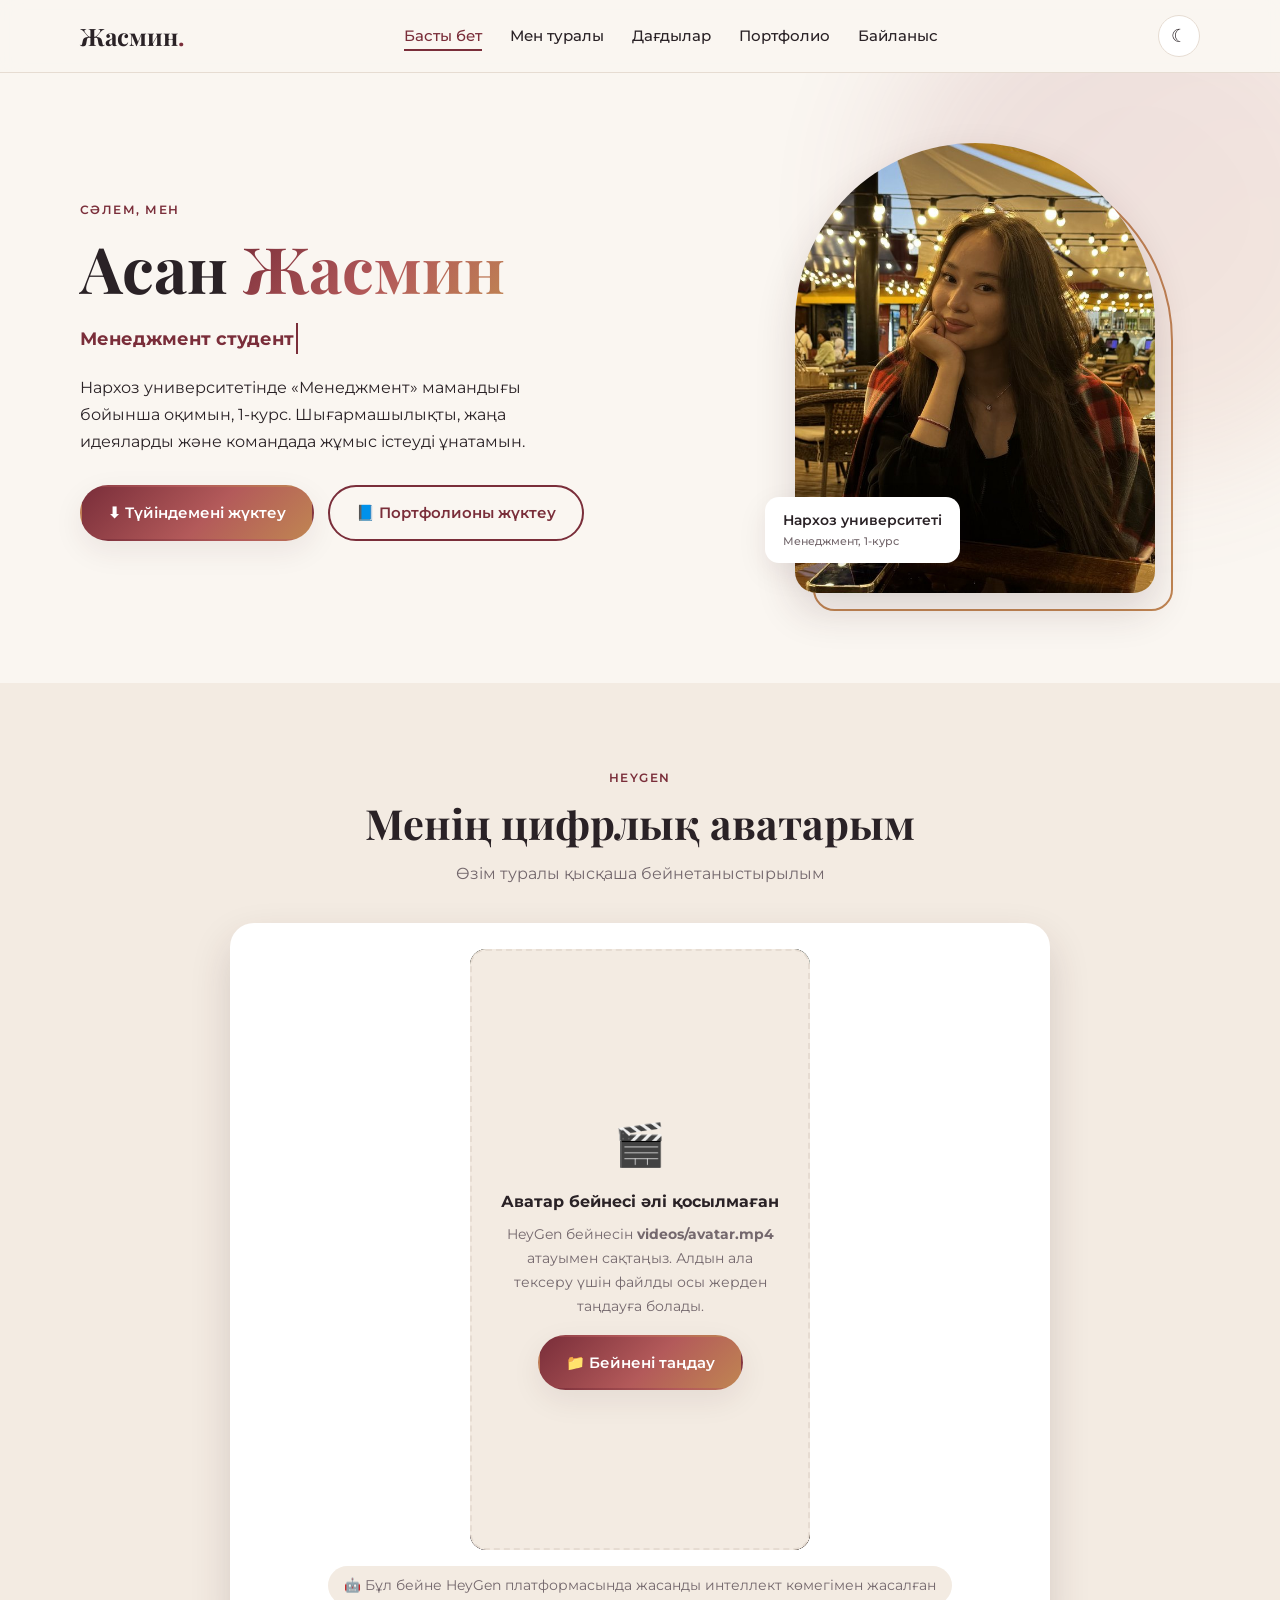
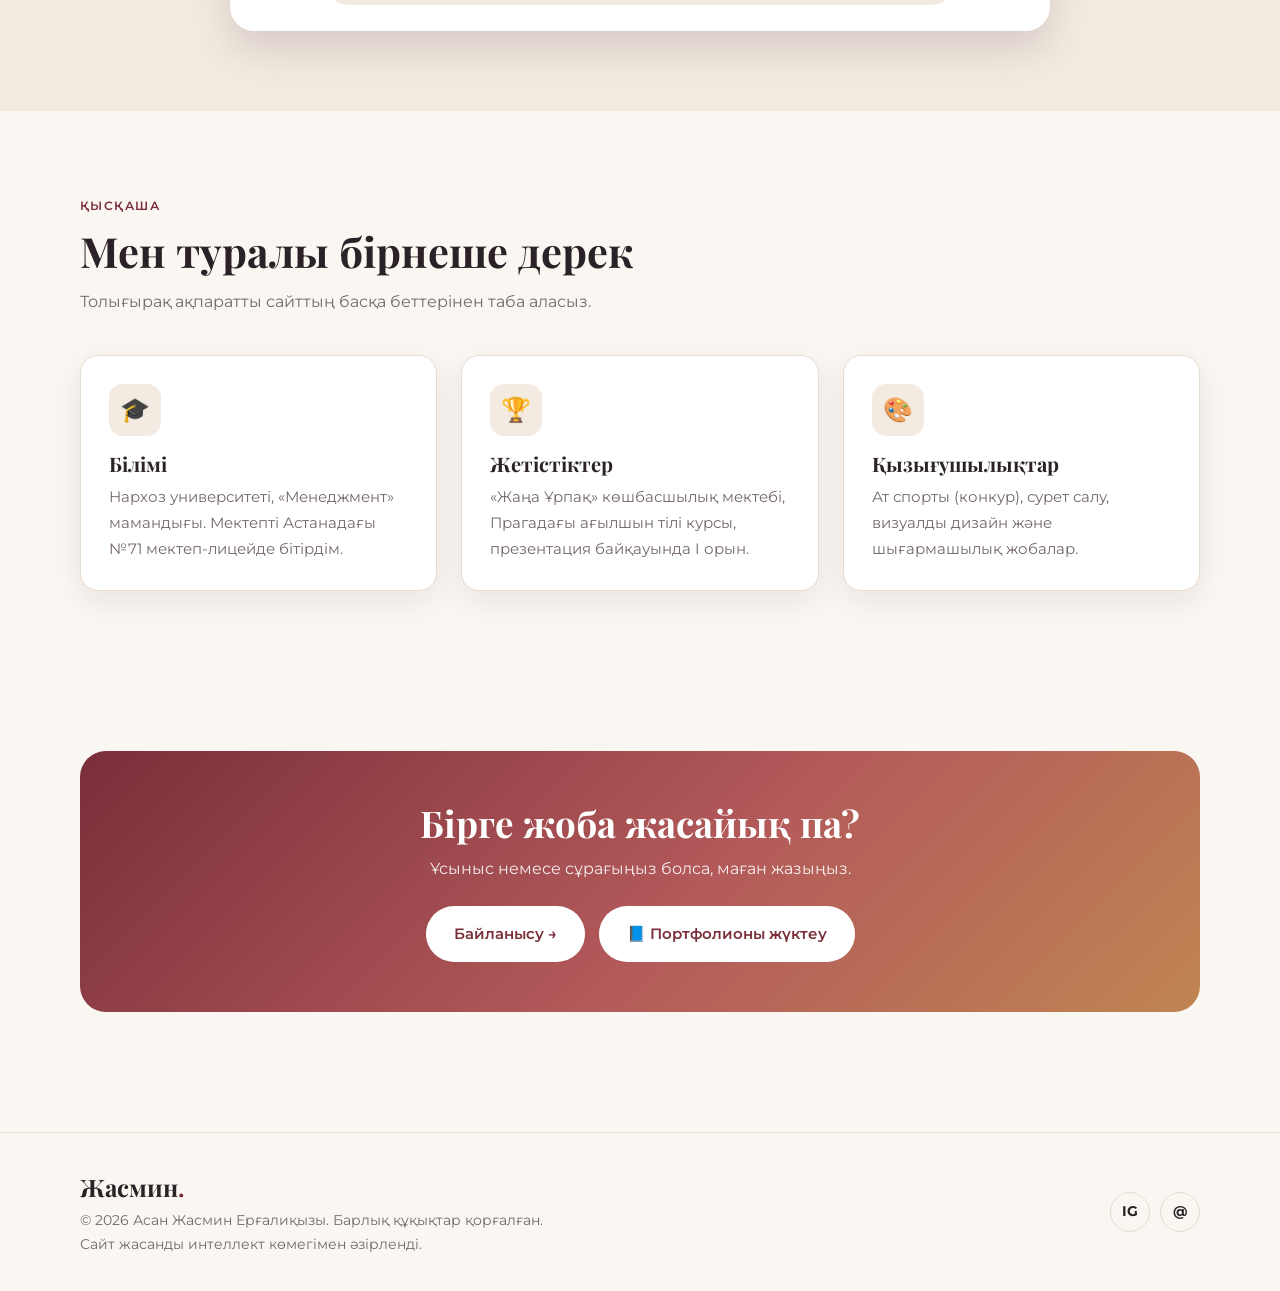
<file: index.html>
<!DOCTYPE html>
<html lang="kk">
<head>
  <meta charset="UTF-8">
  <meta name="viewport" content="width=device-width, initial-scale=1.0">
  <title>Басты бет | Асан Жасмин</title>
  <meta name="description" content="Асан Жасмин — Нархоз университетінің студенті, жеке сайт-портфолио">
  <link rel="preconnect" href="https://fonts.googleapis.com">
  <link rel="preconnect" href="https://fonts.gstatic.com" crossorigin>
  <link href="https://fonts.googleapis.com/css2?family=Montserrat:wght@400;500;600;700&family=Playfair+Display:wght@600;700&display=swap" rel="stylesheet">
  <link rel="stylesheet" href="css/style.css">
</head>
<body>
  <!-- HEADER -->
  <header class="header">
    <nav class="nav container">
      <a href="index.html" class="logo">Жасмин<span>.</span></a>
      <ul class="nav-links">
        <li><a href="index.html">Басты бет</a></li>
        <li><a href="about.html">Мен туралы</a></li>
        <li><a href="skills.html">Дағдылар</a></li>
        <li><a href="portfolio.html">Портфолио</a></li>
        <li><a href="contact.html">Байланыс</a></li>
      </ul>
      <div class="nav-actions">
        <button class="icon-btn" id="themeToggle" aria-label="Режимді ауыстыру">☾</button>
        <button class="icon-btn burger" id="burger" aria-label="Мәзір">☰</button>
      </div>
    </nav>
  </header>

  <main>

    <!-- HERO -->
    <section class="hero">
      <div class="container hero-grid">
        <div class="reveal">
          <span class="tag">Сәлем, мен</span>
          <h1>Асан <span>Жасмин</span></h1>
          <p class="typed"><b id="typed"></b><span class="cursor">&nbsp;</span></p>
          <p class="lead">Нархоз университетінде «Менеджмент» мамандығы бойынша оқимын, 1-курс. Шығармашылықты, жаңа идеяларды және командада жұмыс істеуді ұнатамын.</p>
          <div class="hero-buttons">
            <a href="documents/resume.pdf" class="btn btn-primary" download="Asan_Zhasmin_resume.pdf">⬇ Түйіндемені жүктеу</a>
            <a href="documents/portfolio.pdf" class="btn btn-outline" download="Asan_Zhasmin_portfolio.pdf">📘 Портфолионы жүктеу</a>
          </div>
        </div>
        <div class="hero-photo reveal">
          <img src="images/profile.jpg" alt="Асан Жасмин">
          <div class="badge-float">Нархоз университеті<small>Менеджмент, 1-курс</small></div>
        </div>
      </div>
    </section>

    <!-- ЦИФРЛЫҚ АВАТАР (HeyGen) -->
    <section class="avatar-section" id="avatar">
      <div class="container">
        <div class="reveal" style="text-align:center">
          <span class="tag">HeyGen</span>
          <h2 class="section-title">Менің цифрлық аватарым</h2>
          <p class="section-sub" style="margin:0 auto 36px">Өзім туралы қысқаша бейнетаныстырылым</p>
        </div>
        <div class="avatar-box reveal">
          <div class="player" id="player" style="aspect-ratio:480 / 848; max-width:340px; margin:0 auto">
            <video id="avatarVideo" preload="metadata" playsinline poster="images/avatar-poster.jpg">
              <source src="videos/avatar.mp4" type="video/mp4">
              Браузеріңіз бейнені қолдамайды.
            </video>
            <button class="big-play" id="bigPlay" aria-label="Ойнату">▶</button>

            <!-- Бейне әлі жоқ кезде көрсетілетін бөлік -->
            <div class="video-empty">
              <div class="empty-icon">🎬</div>
              <p><b>Аватар бейнесі әлі қосылмаған</b></p>
              <p class="small">HeyGen бейнесін <b>videos/avatar.mp4</b> атауымен сақтаңыз. Алдын ала тексеру үшін файлды осы жерден таңдауға болады.</p>
              <label class="btn btn-primary">📁 Бейнені таңдау
                <input type="file" id="videoPicker" accept="video/mp4,video/*" hidden>
              </label>
            </div>

            <!-- Басқару панелі -->
            <div class="controls">
              <button class="ctrl" id="playBtn" aria-label="Ойнату / тоқтату">▶</button>
              <span class="time" id="timeLabel">0:00 / 0:00</span>
              <input type="range" class="progress" id="progress" min="0" max="100" step="0.1" value="0" aria-label="Уақыт">
              <button class="ctrl" id="muteBtn" aria-label="Дыбыс">🔊</button>
              <input type="range" class="volume" id="volume" min="0" max="1" step="0.05" value="1" aria-label="Дыбыс деңгейі">
              <button class="ctrl" id="replayBtn" aria-label="Қайтадан">↺</button>
              <button class="ctrl" id="fullBtn" aria-label="Толық экран">⛶</button>
            </div>
          </div>

          <div class="player-buttons">
            <button class="btn btn-primary" id="playSound">🔊 Дыбыспен көру</button>
            <button class="btn btn-outline" id="playMuted">🔇 Дыбыссыз көру</button>
          </div>
          <div class="video-manage">
            <label class="link-btn">🔄 Бейнені ауыстыру
              <input type="file" id="videoChange" accept="video/mp4,video/*" hidden>
            </label>
            <button class="link-btn" id="videoReset" hidden>↩ Бастапқы бейнеге қайтару</button>
            <span class="save-status" id="saveStatus"></span>
          </div>
          <div class="ai-note">🤖 Бұл бейне HeyGen платформасында жасанды интеллект көмегімен жасалған</div>
        </div>
      </div>
    </section>

    <!-- ҚЫСҚАША -->
    <section>
      <div class="container">
        <div class="reveal">
          <span class="tag">Қысқаша</span>
          <h2 class="section-title">Мен туралы бірнеше дерек</h2>
          <p class="section-sub">Толығырақ ақпаратты сайттың басқа беттерінен таба аласыз.</p>
        </div>
        <div class="grid grid-3">
          <a href="about.html" class="card reveal">
            <div class="icon">🎓</div>
            <h3>Білімі</h3>
            <p>Нархоз университеті, «Менеджмент» мамандығы. Мектепті Астанадағы №71 мектеп-лицейде бітірдім.</p>
          </a>
          <a href="portfolio.html" class="card reveal">
            <div class="icon">🏆</div>
            <h3>Жетістіктер</h3>
            <p>«Жаңа Ұрпақ» көшбасшылық мектебі, Прагадағы ағылшын тілі курсы, презентация байқауында I орын.</p>
          </a>
          <a href="skills.html" class="card reveal">
            <div class="icon">🎨</div>
            <h3>Қызығушылықтар</h3>
            <p>Ат спорты (конкур), сурет салу, визуалды дизайн және шығармашылық жобалар.</p>
          </a>
        </div>
      </div>
    </section>

    <!-- CTA -->
    <section>
      <div class="container">
        <div class="cta reveal">
          <h2>Бірге жоба жасайық па?</h2>
          <p>Ұсыныс немесе сұрағыңыз болса, маған жазыңыз.</p>
          <div class="hero-buttons" style="justify-content:center">
            <a href="contact.html" class="btn">Байланысу →</a>
            <a href="documents/portfolio.pdf" class="btn" download="Asan_Zhasmin_portfolio.pdf">📘 Портфолионы жүктеу</a>
          </div>
        </div>
      </div>
    </section>
  </main>

  <!-- FOOTER -->
  <footer class="footer">
    <div class="container footer-inner">
      <div>
        <a href="index.html" class="logo">Жасмин<span>.</span></a>
        <p>© <span id="year">2026</span> Асан Жасмин Ерғалиқызы. Барлық құқықтар қорғалған.</p>
        <p>Сайт жасанды интеллект көмегімен әзірленді.</p>
      </div>
      <div class="socials">
        <a href="https://instagram.com/zhasdamn_" target="_blank" rel="noopener" aria-label="Instagram">IG</a>
        <a href="mailto:asan.zhasmin08@mail.ru" aria-label="Email">@</a>
      </div>
    </div>
  </footer>

  <button class="to-top" id="toTop" aria-label="Жоғарыға">↑</button>
  <script src="js/script.js"></script>
</body>
</html>
</file>
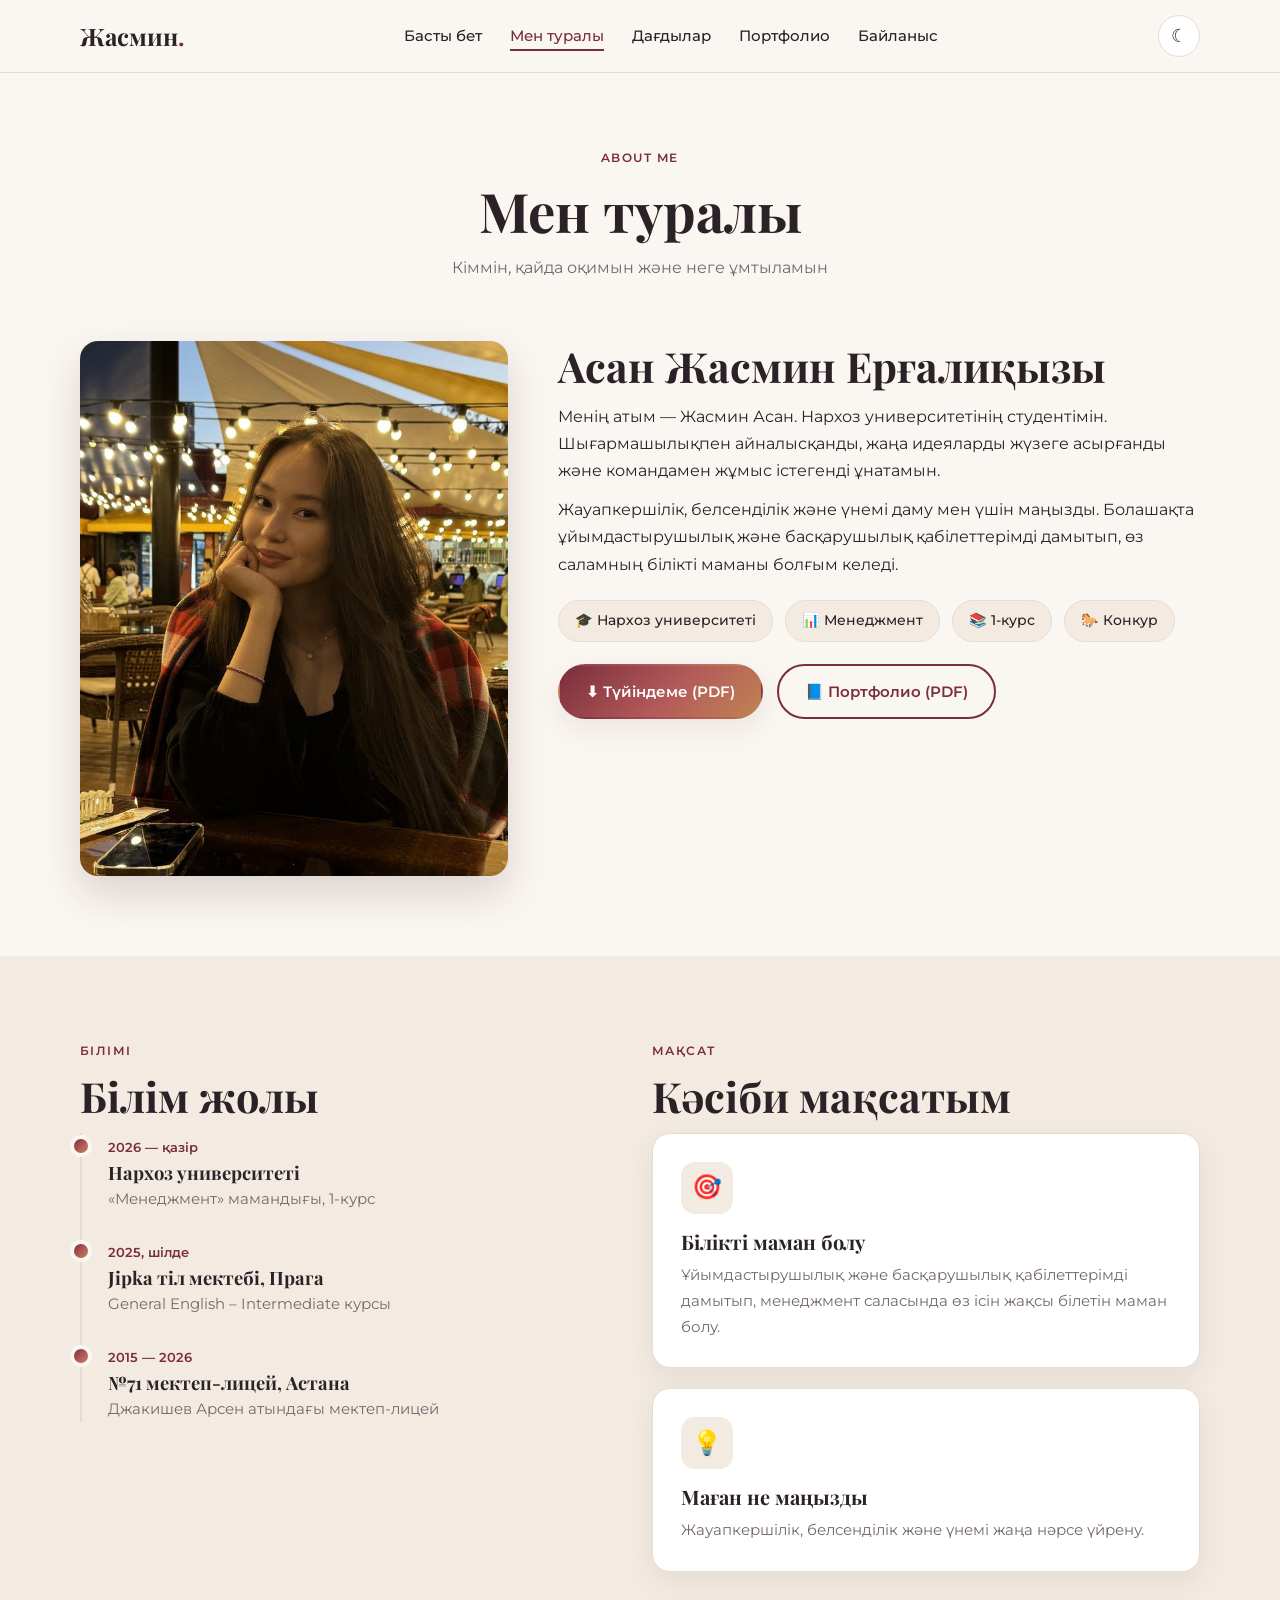
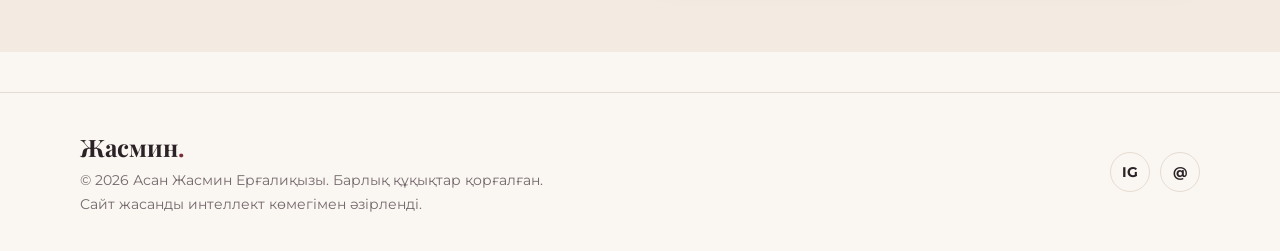
<file: about.html>
<!DOCTYPE html>
<html lang="kk">
<head>
  <meta charset="UTF-8">
  <meta name="viewport" content="width=device-width, initial-scale=1.0">
  <title>Мен туралы | Асан Жасмин</title>
  <meta name="description" content="Асан Жасмин туралы: білімі, өмірбаяны, мақсаттары">
  <link rel="preconnect" href="https://fonts.googleapis.com">
  <link rel="preconnect" href="https://fonts.gstatic.com" crossorigin>
  <link href="https://fonts.googleapis.com/css2?family=Montserrat:wght@400;500;600;700&family=Playfair+Display:wght@600;700&display=swap" rel="stylesheet">
  <link rel="stylesheet" href="css/style.css">
</head>
<body>
  <!-- HEADER -->
  <header class="header">
    <nav class="nav container">
      <a href="index.html" class="logo">Жасмин<span>.</span></a>
      <ul class="nav-links">
        <li><a href="index.html">Басты бет</a></li>
        <li><a href="about.html">Мен туралы</a></li>
        <li><a href="skills.html">Дағдылар</a></li>
        <li><a href="portfolio.html">Портфолио</a></li>
        <li><a href="contact.html">Байланыс</a></li>
      </ul>
      <div class="nav-actions">
        <button class="icon-btn" id="themeToggle" aria-label="Режимді ауыстыру">☾</button>
        <button class="icon-btn burger" id="burger" aria-label="Мәзір">☰</button>
      </div>
    </nav>
  </header>

  <main>

    <section class="page-hero">
      <div class="container reveal">
        <span class="tag">About me</span>
        <h1>Мен туралы</h1>
        <p>Кіммін, қайда оқимын және неге ұмтыламын</p>
      </div>
    </section>

    <section style="padding-top:20px">
      <div class="container about-grid">
        <img src="images/profile.jpg" alt="Асан Жасмин" class="reveal">
        <div class="reveal">
          <h2 class="section-title">Асан Жасмин Ерғалиқызы</h2>
          <p>Менің атым — Жасмин Асан. Нархоз университетінің студентімін. Шығармашылықпен айналысқанды, жаңа идеяларды жүзеге асырғанды және командамен жұмыс істегенді ұнатамын.</p>
          <p style="margin-top:12px">Жауапкершілік, белсенділік және үнемі даму мен үшін маңызды. Болашақта ұйымдастырушылық және басқарушылық қабілеттерімді дамытып, өз саламның білікті маманы болғым келеді.</p>
          <div class="facts">
            <span class="chip">🎓 Нархоз университеті</span>
            <span class="chip">📊 Менеджмент</span>
            <span class="chip">📚 1-курс</span>
            <span class="chip">🐎 Конкур</span>
          </div>
          <div class="hero-buttons">
            <a href="documents/resume.pdf" class="btn btn-primary" download="Asan_Zhasmin_resume.pdf">⬇ Түйіндеме (PDF)</a>
            <a href="documents/portfolio.pdf" class="btn btn-outline" download="Asan_Zhasmin_portfolio.pdf">📘 Портфолио (PDF)</a>
          </div>
        </div>
      </div>
    </section>

    <section style="background:var(--bg-soft)">
      <div class="container grid grid-2">
        <div class="reveal">
          <span class="tag">Білімі</span>
          <h2 class="section-title">Білім жолы</h2>
          <div class="timeline">
            <div class="timeline-item">
              <span class="year">2026 — қазір</span>
              <h3>Нархоз университеті</h3>
              <p>«Менеджмент» мамандығы, 1-курс</p>
            </div>
            <div class="timeline-item">
              <span class="year">2025, шілде</span>
              <h3>Jipka тіл мектебі, Прага</h3>
              <p>General English – Intermediate курсы</p>
            </div>
            <div class="timeline-item">
              <span class="year">2015 — 2026</span>
              <h3>№71 мектеп-лицей, Астана</h3>
              <p>Джакишев Арсен атындағы мектеп-лицей</p>
            </div>
          </div>
        </div>
        <div class="reveal">
          <span class="tag">Мақсат</span>
          <h2 class="section-title">Кәсіби мақсатым</h2>
          <div class="card">
            <div class="icon">🎯</div>
            <h3>Білікті маман болу</h3>
            <p>Ұйымдастырушылық және басқарушылық қабілеттерімді дамытып, менеджмент саласында өз ісін жақсы білетін маман болу.</p>
          </div>
          <div class="card" style="margin-top:20px">
            <div class="icon">💡</div>
            <h3>Маған не маңызды</h3>
            <p>Жауапкершілік, белсенділік және үнемі жаңа нәрсе үйрену.</p>
          </div>
        </div>
      </div>
    </section>
  </main>

  <!-- FOOTER -->
  <footer class="footer">
    <div class="container footer-inner">
      <div>
        <a href="index.html" class="logo">Жасмин<span>.</span></a>
        <p>© <span id="year">2026</span> Асан Жасмин Ерғалиқызы. Барлық құқықтар қорғалған.</p>
        <p>Сайт жасанды интеллект көмегімен әзірленді.</p>
      </div>
      <div class="socials">
        <a href="https://instagram.com/zhasdamn_" target="_blank" rel="noopener" aria-label="Instagram">IG</a>
        <a href="mailto:asan.zhasmin08@mail.ru" aria-label="Email">@</a>
      </div>
    </div>
  </footer>

  <button class="to-top" id="toTop" aria-label="Жоғарыға">↑</button>
  <script src="js/script.js"></script>
</body>
</html>
</file>
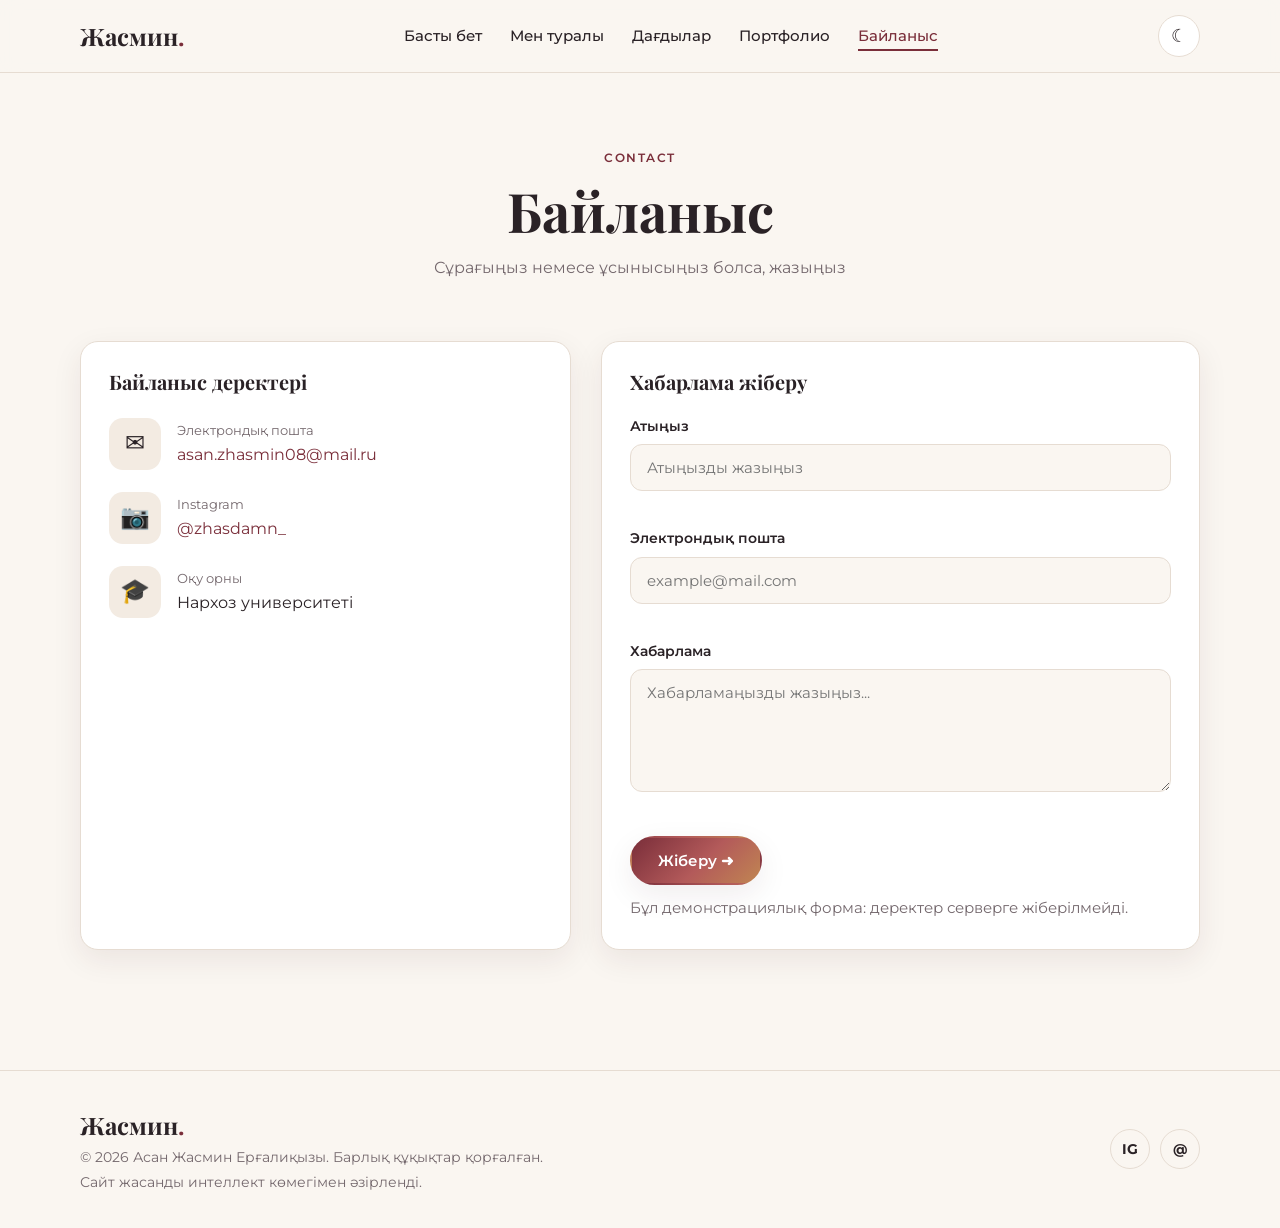
<file: contact.html>
<!DOCTYPE html>
<html lang="kk">
<head>
  <meta charset="UTF-8">
  <meta name="viewport" content="width=device-width, initial-scale=1.0">
  <title>Байланыс | Асан Жасмин</title>
  <meta name="description" content="Асан Жасминмен байланысу: электрондық пошта, Instagram, байланыс формасы">
  <link rel="preconnect" href="https://fonts.googleapis.com">
  <link rel="preconnect" href="https://fonts.gstatic.com" crossorigin>
  <link href="https://fonts.googleapis.com/css2?family=Montserrat:wght@400;500;600;700&family=Playfair+Display:wght@600;700&display=swap" rel="stylesheet">
  <link rel="stylesheet" href="css/style.css">
</head>
<body>
  <!-- HEADER -->
  <header class="header">
    <nav class="nav container">
      <a href="index.html" class="logo">Жасмин<span>.</span></a>
      <ul class="nav-links">
        <li><a href="index.html">Басты бет</a></li>
        <li><a href="about.html">Мен туралы</a></li>
        <li><a href="skills.html">Дағдылар</a></li>
        <li><a href="portfolio.html">Портфолио</a></li>
        <li><a href="contact.html">Байланыс</a></li>
      </ul>
      <div class="nav-actions">
        <button class="icon-btn" id="themeToggle" aria-label="Режимді ауыстыру">☾</button>
        <button class="icon-btn burger" id="burger" aria-label="Мәзір">☰</button>
      </div>
    </nav>
  </header>

  <main>

    <section class="page-hero">
      <div class="container reveal">
        <span class="tag">Contact</span>
        <h1>Байланыс</h1>
        <p>Сұрағыңыз немесе ұсынысыңыз болса, жазыңыз</p>
      </div>
    </section>

    <section style="padding-top:20px">
      <div class="container contact-grid">
        <div class="card reveal">
          <h3 style="margin-bottom:24px">Байланыс деректері</h3>
          <div class="contact-item">
            <div class="icon">✉</div>
            <div><small>Электрондық пошта</small><a href="mailto:asan.zhasmin08@mail.ru">asan.zhasmin08@mail.ru</a></div>
          </div>
          <div class="contact-item">
            <div class="icon">📷</div>
            <div><small>Instagram</small><a href="https://instagram.com/zhasdamn_" target="_blank" rel="noopener">@zhasdamn_</a></div>
          </div>
          <div class="contact-item">
            <div class="icon">🎓</div>
            <div><small>Оқу орны</small>Нархоз университеті</div>
          </div>
        </div>

        <div class="card reveal">
          <h3 style="margin-bottom:20px">Хабарлама жіберу</h3>
          <form id="contactForm" novalidate>
            <div class="form-group">
              <label for="name">Атыңыз</label>
              <input type="text" id="name" name="name" placeholder="Атыңызды жазыңыз">
              <div class="error-text"></div>
            </div>
            <div class="form-group">
              <label for="email">Электрондық пошта</label>
              <input type="email" id="email" name="email" placeholder="example@mail.com">
              <div class="error-text"></div>
            </div>
            <div class="form-group">
              <label for="message">Хабарлама</label>
              <textarea id="message" name="message" rows="5" placeholder="Хабарламаңызды жазыңыз..."></textarea>
              <div class="error-text"></div>
            </div>
            <button type="submit" class="btn btn-primary">Жіберу ➜</button>
            <div class="form-success" id="formSuccess"></div>
            <p class="demo-note">Бұл демонстрациялық форма: деректер серверге жіберілмейді.</p>
          </form>
        </div>
      </div>
    </section>
  </main>

  <!-- FOOTER -->
  <footer class="footer">
    <div class="container footer-inner">
      <div>
        <a href="index.html" class="logo">Жасмин<span>.</span></a>
        <p>© <span id="year">2026</span> Асан Жасмин Ерғалиқызы. Барлық құқықтар қорғалған.</p>
        <p>Сайт жасанды интеллект көмегімен әзірленді.</p>
      </div>
      <div class="socials">
        <a href="https://instagram.com/zhasdamn_" target="_blank" rel="noopener" aria-label="Instagram">IG</a>
        <a href="mailto:asan.zhasmin08@mail.ru" aria-label="Email">@</a>
      </div>
    </div>
  </footer>

  <button class="to-top" id="toTop" aria-label="Жоғарыға">↑</button>
  <script src="js/script.js"></script>
</body>
</html>
</file>
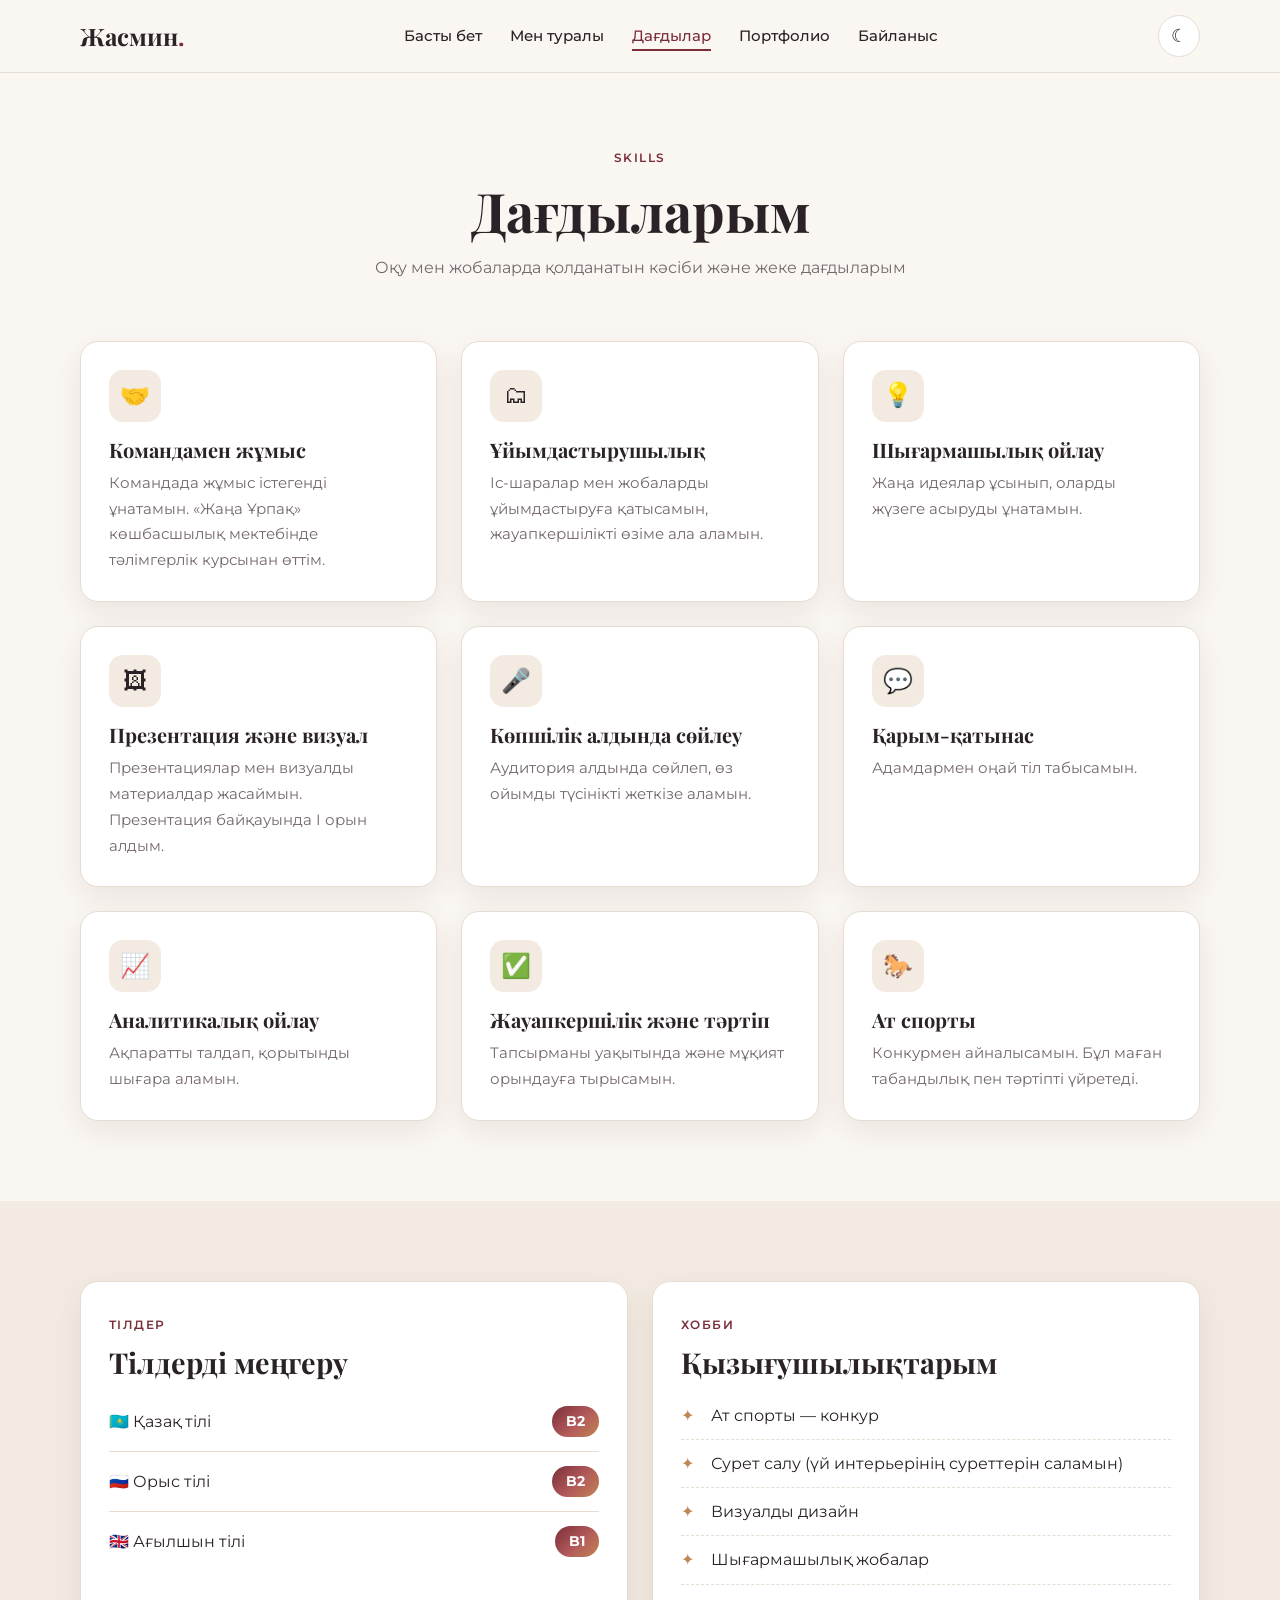
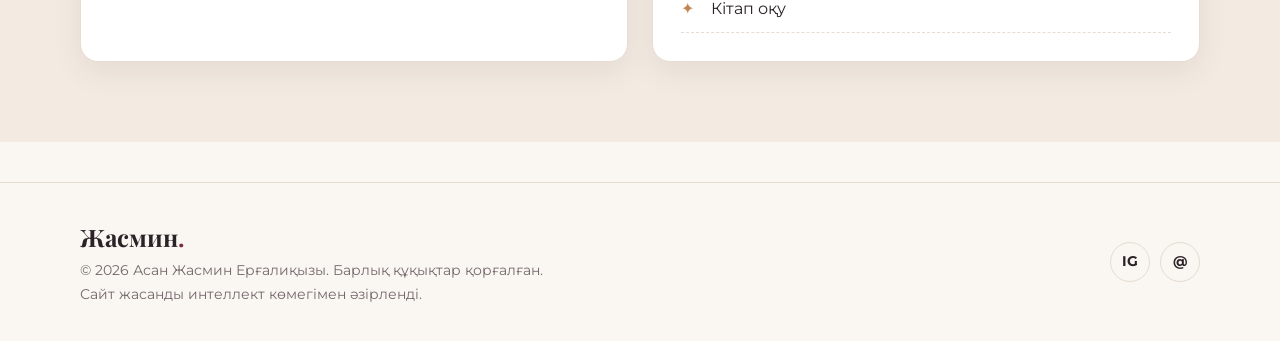
<file: skills.html>
<!DOCTYPE html>
<html lang="kk">
<head>
  <meta charset="UTF-8">
  <meta name="viewport" content="width=device-width, initial-scale=1.0">
  <title>Дағдылар | Асан Жасмин</title>
  <meta name="description" content="Асан Жасминнің кәсіби дағдылары және тілдерді меңгеру деңгейі">
  <link rel="preconnect" href="https://fonts.googleapis.com">
  <link rel="preconnect" href="https://fonts.gstatic.com" crossorigin>
  <link href="https://fonts.googleapis.com/css2?family=Montserrat:wght@400;500;600;700&family=Playfair+Display:wght@600;700&display=swap" rel="stylesheet">
  <link rel="stylesheet" href="css/style.css">
</head>
<body>
  <!-- HEADER -->
  <header class="header">
    <nav class="nav container">
      <a href="index.html" class="logo">Жасмин<span>.</span></a>
      <ul class="nav-links">
        <li><a href="index.html">Басты бет</a></li>
        <li><a href="about.html">Мен туралы</a></li>
        <li><a href="skills.html">Дағдылар</a></li>
        <li><a href="portfolio.html">Портфолио</a></li>
        <li><a href="contact.html">Байланыс</a></li>
      </ul>
      <div class="nav-actions">
        <button class="icon-btn" id="themeToggle" aria-label="Режимді ауыстыру">☾</button>
        <button class="icon-btn burger" id="burger" aria-label="Мәзір">☰</button>
      </div>
    </nav>
  </header>

  <main>

    <section class="page-hero">
      <div class="container reveal">
        <span class="tag">Skills</span>
        <h1>Дағдыларым</h1>
        <p>Оқу мен жобаларда қолданатын кәсіби және жеке дағдыларым</p>
      </div>
    </section>

    <section style="padding-top:20px">
      <div class="container">
        <div class="grid grid-3">
          <div class="card reveal">
            <div class="icon">🤝</div>
            <h3>Командамен жұмыс</h3>
            <p>Командада жұмыс істегенді ұнатамын. «Жаңа Ұрпақ» көшбасшылық мектебінде тәлімгерлік курсынан өттім.</p>
          </div>
          <div class="card reveal">
            <div class="icon">🗂</div>
            <h3>Ұйымдастырушылық</h3>
            <p>Іс-шаралар мен жобаларды ұйымдастыруға қатысамын, жауапкершілікті өзіме ала аламын.</p>
          </div>
          <div class="card reveal">
            <div class="icon">💡</div>
            <h3>Шығармашылық ойлау</h3>
            <p>Жаңа идеялар ұсынып, оларды жүзеге асыруды ұнатамын.</p>
          </div>
          <div class="card reveal">
            <div class="icon">🖼</div>
            <h3>Презентация және визуал</h3>
            <p>Презентациялар мен визуалды материалдар жасаймын. Презентация байқауында I орын алдым.</p>
          </div>
          <div class="card reveal">
            <div class="icon">🎤</div>
            <h3>Көпшілік алдында сөйлеу</h3>
            <p>Аудитория алдында сөйлеп, өз ойымды түсінікті жеткізе аламын.</p>
          </div>
          <div class="card reveal">
            <div class="icon">💬</div>
            <h3>Қарым-қатынас</h3>
            <p>Адамдармен оңай тіл табысамын.</p>
          </div>
          <div class="card reveal">
            <div class="icon">📈</div>
            <h3>Аналитикалық ойлау</h3>
            <p>Ақпаратты талдап, қорытынды шығара аламын.</p>
          </div>
          <div class="card reveal">
            <div class="icon">✅</div>
            <h3>Жауапкершілік және тәртіп</h3>
            <p>Тапсырманы уақытында және мұқият орындауға тырысамын.</p>
          </div>
          <div class="card reveal">
            <div class="icon">🐎</div>
            <h3>Ат спорты</h3>
            <p>Конкурмен айналысамын. Бұл маған табандылық пен тәртіпті үйретеді.</p>
          </div>
        </div>
      </div>
    </section>

    <section style="background:var(--bg-soft)">
      <div class="container grid grid-2">
        <div class="card reveal">
          <span class="tag">Тілдер</span>
          <h2 class="section-title" style="font-size:1.8rem">Тілдерді меңгеру</h2>
          <div class="lang-item"><span>🇰🇿 Қазақ тілі</span><span class="level">B2</span></div>
          <div class="lang-item"><span>🇷🇺 Орыс тілі</span><span class="level">B2</span></div>
          <div class="lang-item"><span>🇬🇧 Ағылшын тілі</span><span class="level">B1</span></div>
        </div>
        <div class="card reveal">
          <span class="tag">Хобби</span>
          <h2 class="section-title" style="font-size:1.8rem">Қызығушылықтарым</h2>
          <ul class="skill-list">
            <li>Ат спорты — конкур</li>
            <li>Сурет салу (үй интерьерінің суреттерін саламын)</li>
            <li>Визуалды дизайн</li>
            <li>Шығармашылық жобалар</li>
            <li>Кітап оқу</li>
          </ul>
        </div>
      </div>
    </section>
  </main>

  <!-- FOOTER -->
  <footer class="footer">
    <div class="container footer-inner">
      <div>
        <a href="index.html" class="logo">Жасмин<span>.</span></a>
        <p>© <span id="year">2026</span> Асан Жасмин Ерғалиқызы. Барлық құқықтар қорғалған.</p>
        <p>Сайт жасанды интеллект көмегімен әзірленді.</p>
      </div>
      <div class="socials">
        <a href="https://instagram.com/zhasdamn_" target="_blank" rel="noopener" aria-label="Instagram">IG</a>
        <a href="mailto:asan.zhasmin08@mail.ru" aria-label="Email">@</a>
      </div>
    </div>
  </footer>

  <button class="to-top" id="toTop" aria-label="Жоғарыға">↑</button>
  <script src="js/script.js"></script>
</body>
</html>
</file>
<file: css/style.css>
/* ===== Асан Жасмин — жеке сайт-портфолио ===== */

/* ---------- 1. Түстер мен айнымалылар ---------- */
:root {
  --bg: #faf6f1;
  --bg-soft: #f3ebe2;
  --card: #ffffff;
  --text: #2a2226;
  --muted: #74686d;
  --accent: #7a2e3a;        /* бордо */
  --accent-2: #c08552;      /* жылы алтын-қоңыр */
  --line: #e6dcd2;
  --shadow: 0 10px 30px rgba(60, 30, 35, 0.08);
  --shadow-hover: 0 18px 40px rgba(60, 30, 35, 0.16);
  --gradient: linear-gradient(135deg, #7a2e3a 0%, #b35a5a 55%, #c08552 100%);
  --radius: 18px;
  --font-head: "Playfair Display", Georgia, serif;
  --font-body: "Montserrat", "Segoe UI", Arial, sans-serif;
}

/* Қараңғы режим */
body.dark {
  --bg: #17131a;
  --bg-soft: #201a23;
  --card: #261f2a;
  --text: #f1e9ec;
  --muted: #b8a9b0;
  --accent: #e39aa6;
  --accent-2: #e0b07f;
  --line: #3a3040;
  --shadow: 0 10px 30px rgba(0, 0, 0, 0.35);
  --shadow-hover: 0 18px 40px rgba(0, 0, 0, 0.5);
  --gradient: linear-gradient(135deg, #8e3a4a 0%, #b9616a 55%, #c9915e 100%);
}

/* ---------- 2. Негізгі стильдер ---------- */
* { box-sizing: border-box; margin: 0; padding: 0; }
html { scroll-behavior: smooth; }
body {
  font-family: var(--font-body);
  background: var(--bg);
  color: var(--text);
  line-height: 1.7;
  transition: background 0.35s, color 0.35s;
}
img { max-width: 100%; display: block; }
a { color: var(--accent); text-decoration: none; }
h1, h2, h3 { font-family: var(--font-head); line-height: 1.2; }
.container { width: min(1120px, 92%); margin: 0 auto; }
section { padding: 80px 0; }
.section-title { font-size: clamp(1.8rem, 3.5vw, 2.6rem); margin-bottom: 12px; }
.section-sub { color: var(--muted); max-width: 620px; margin-bottom: 40px; }
.tag {
  display: inline-block; font-size: 0.78rem; letter-spacing: 0.12em;
  text-transform: uppercase; color: var(--accent); font-weight: 600; margin-bottom: 10px;
}

/* ---------- 3. Header және навигация ---------- */
.header {
  position: sticky; top: 0; z-index: 100;
  background: color-mix(in srgb, var(--bg) 85%, transparent);
  backdrop-filter: blur(10px);
  border-bottom: 1px solid var(--line);
}
.nav { display: flex; align-items: center; justify-content: space-between; height: 72px; }
.logo { font-family: var(--font-head); font-size: 1.5rem; font-weight: 700; color: var(--text); }
.logo span { color: var(--accent); }
.nav-links { display: flex; gap: 28px; list-style: none; }
.nav-links a { color: var(--text); font-weight: 500; font-size: 0.95rem; position: relative; padding: 4px 0; }
.nav-links a::after {
  content: ""; position: absolute; left: 0; bottom: -2px; width: 0; height: 2px;
  background: var(--accent); transition: width 0.3s;
}
.nav-links a:hover::after, .nav-links a.active::after { width: 100%; }
.nav-links a.active { color: var(--accent); }
.nav-actions { display: flex; align-items: center; gap: 10px; }
.icon-btn {
  width: 42px; height: 42px; border-radius: 50%; border: 1px solid var(--line);
  background: var(--card); color: var(--text); cursor: pointer; font-size: 1.1rem;
  display: grid; place-items: center; transition: transform 0.2s, border-color 0.2s;
}
.icon-btn:hover { transform: rotate(15deg); border-color: var(--accent); }
.burger { display: none; }

/* ---------- 4. Батырмалар ---------- */
.btn {
  display: inline-flex; align-items: center; gap: 8px; padding: 13px 26px;
  border-radius: 50px; font-weight: 600; font-size: 0.95rem; cursor: pointer;
  border: 2px solid transparent; transition: transform 0.25s, box-shadow 0.25s, background 0.25s;
  font-family: var(--font-body);
}
.btn-primary { background: var(--gradient); color: #fff; box-shadow: var(--shadow); }
.btn-outline { border-color: var(--accent); color: var(--accent); background: transparent; }
.btn:hover { transform: translateY(-3px); box-shadow: var(--shadow-hover); }
.btn-outline:hover { background: var(--accent); color: var(--bg); }

/* ---------- 5. Hero бөлімі ---------- */
.hero { padding: 70px 0 90px; position: relative; overflow: hidden; }
.hero::before {
  content: ""; position: absolute; width: 520px; height: 520px; border-radius: 50%;
  background: var(--gradient); opacity: 0.12; filter: blur(60px); top: -120px; right: -120px;
}
.hero-grid { display: grid; grid-template-columns: 1.15fr 0.85fr; gap: 60px; align-items: center; position: relative; }
.hero h1 { font-size: clamp(2.4rem, 5.5vw, 4rem); margin-bottom: 16px; }
.hero h1 span { background: var(--gradient); -webkit-background-clip: text; background-clip: text; color: transparent; }
.hero .typed { font-size: 1.15rem; color: var(--muted); min-height: 1.8em; margin-bottom: 18px; }
.hero .typed b { color: var(--accent); }
.cursor { display: inline-block; width: 2px; background: var(--accent); animation: blink 0.9s infinite; margin-left: 2px; }
@keyframes blink { 50% { opacity: 0; } }
.hero p.lead { max-width: 520px; margin-bottom: 30px; }
.hero-buttons { display: flex; flex-wrap: wrap; gap: 14px; }
.hero-photo { position: relative; justify-self: center; }
.hero-photo img {
  width: min(360px, 80vw); aspect-ratio: 4 / 5; object-fit: cover;
  border-radius: 200px 200px 24px 24px; box-shadow: var(--shadow-hover);
  animation: float 6s ease-in-out infinite;
}
.hero-photo::after {
  content: ""; position: absolute; inset: 18px -18px -18px 18px; z-index: -1;
  border: 2px solid var(--accent-2); border-radius: 200px 200px 24px 24px;
}
@keyframes float { 50% { transform: translateY(-12px); } }
.badge-float {
  position: absolute; bottom: 30px; left: -30px; background: var(--card); padding: 12px 18px;
  border-radius: 14px; box-shadow: var(--shadow); font-size: 0.85rem; font-weight: 600;
}
.badge-float small { display: block; color: var(--muted); font-weight: 500; }

/* ---------- 6. Карточкалар ---------- */
.grid { display: grid; gap: 24px; }
.grid-2 { grid-template-columns: repeat(2, 1fr); }
.grid-3 { grid-template-columns: repeat(3, 1fr); }
.card {
  background: var(--card); border: 1px solid var(--line); border-radius: var(--radius);
  padding: 28px; box-shadow: var(--shadow); transition: transform 0.3s, box-shadow 0.3s;
}
.card:hover { transform: translateY(-6px); box-shadow: var(--shadow-hover); }
.card .icon {
  width: 52px; height: 52px; border-radius: 14px; display: grid; place-items: center;
  font-size: 1.5rem; background: var(--bg-soft); margin-bottom: 16px;
}
.card h3 { font-size: 1.25rem; margin-bottom: 8px; }
.card p { color: var(--muted); font-size: 0.95rem; }

/* ---------- 7. Аватар бөлімі ---------- */
.avatar-section { background: var(--bg-soft); }
.avatar-box {
  max-width: 820px; margin: 0 auto; padding: 26px; text-align: center;
  border-radius: 24px; background: var(--card); box-shadow: var(--shadow-hover);
}
/* Өз бейнеплеер */
.player { position: relative; border-radius: 16px; overflow: hidden; background: #000; aspect-ratio: 16 / 9; }
.player video { width: 100%; height: 100%; object-fit: contain; display: block; background: #000; }
.big-play {
  position: absolute; top: 50%; left: 50%; transform: translate(-50%, -50%);
  width: 84px; height: 84px; border-radius: 50%; border: none; cursor: pointer;
  background: var(--gradient); color: #fff; font-size: 2rem; padding-left: 6px;
  box-shadow: 0 10px 30px rgba(0, 0, 0, 0.4); transition: transform 0.25s, opacity 0.25s;
  animation: pulse 2.2s infinite;
}
.big-play:hover { transform: translate(-50%, -50%) scale(1.08); }
@keyframes pulse {
  0% { box-shadow: 0 0 0 0 rgba(179, 90, 90, 0.55); }
  70% { box-shadow: 0 0 0 22px rgba(179, 90, 90, 0); }
  100% { box-shadow: 0 0 0 0 rgba(179, 90, 90, 0); }
}
.player.playing .big-play { opacity: 0; pointer-events: none; }
.controls {
  position: absolute; left: 0; right: 0; bottom: 0; display: flex; align-items: center; gap: 10px;
  padding: 28px 14px 12px; background: linear-gradient(transparent, rgba(0, 0, 0, 0.75));
  color: #fff; transition: opacity 0.3s;
}
.player.playing:not(:hover) .controls { opacity: 0; }
.ctrl {
  background: rgba(255, 255, 255, 0.14); border: none; color: #fff; width: 38px; height: 38px;
  border-radius: 50%; cursor: pointer; font-size: 1rem; flex-shrink: 0; transition: background 0.2s;
}
.ctrl:hover { background: rgba(255, 255, 255, 0.3); }
.time { font-size: 0.8rem; white-space: nowrap; font-variant-numeric: tabular-nums; }
.progress { flex: 1; min-width: 60px; }
.volume { width: 80px; }
.controls input[type="range"] { accent-color: #e0a07f; cursor: pointer; }
.player-buttons { display: flex; flex-wrap: wrap; gap: 12px; justify-content: center; margin-top: 18px; }

/* Бейне жоқ кезде */
.video-empty {
  display: none; position: absolute; inset: 0; background: var(--bg-soft); color: var(--text);
  flex-direction: column; align-items: center; justify-content: center; gap: 8px; padding: 24px;
  border: 2px dashed var(--line); border-radius: 16px;
}
.video-empty .empty-icon { font-size: 2.6rem; }
.video-empty .small { font-size: 0.88rem; color: var(--muted); max-width: 460px; margin-bottom: 8px; }
.player.empty .video-empty { display: flex; }
.player.empty .controls, .player.empty .big-play { display: none; }
.avatar-box.no-video .player-buttons { display: none; }
.ai-note {
  display: inline-flex; align-items: center; gap: 8px; margin-top: 16px; font-size: 0.85rem;
  color: var(--muted); background: var(--bg-soft); padding: 8px 16px; border-radius: 30px;
}

/* ---------- 8. Мен туралы ---------- */
.page-hero { padding: 70px 0 40px; text-align: center; }
.page-hero h1 { font-size: clamp(2.2rem, 5vw, 3.4rem); margin-bottom: 10px; }
.page-hero p { color: var(--muted); max-width: 640px; margin: 0 auto; }
.about-grid { display: grid; grid-template-columns: 0.8fr 1.2fr; gap: 50px; align-items: start; }
.about-grid img { border-radius: var(--radius); box-shadow: var(--shadow-hover); }
.timeline { border-left: 2px solid var(--line); padding-left: 26px; margin-top: 10px; }
.timeline-item { position: relative; margin-bottom: 26px; }
.timeline-item::before {
  content: ""; position: absolute; left: -34px; top: 6px; width: 14px; height: 14px;
  border-radius: 50%; background: var(--gradient); box-shadow: 0 0 0 4px var(--bg);
}
.timeline-item .year { font-size: 0.82rem; color: var(--accent); font-weight: 600; }
.timeline-item h3 { font-size: 1.15rem; margin: 2px 0; }
.timeline-item p { color: var(--muted); font-size: 0.95rem; }
.facts { display: flex; flex-wrap: wrap; gap: 12px; margin: 22px 0; }
.chip {
  padding: 8px 16px; border-radius: 30px; background: var(--bg-soft); border: 1px solid var(--line);
  font-size: 0.88rem; font-weight: 500;
}

/* ---------- 9. Дағдылар ---------- */
.lang-item { display: flex; justify-content: space-between; align-items: center; padding: 14px 0; border-bottom: 1px solid var(--line); }
.lang-item:last-child { border-bottom: none; }
.level { font-weight: 700; color: #fff; background: var(--gradient); padding: 4px 14px; border-radius: 20px; font-size: 0.85rem; }
.skill-list { list-style: none; }
.skill-list li { padding: 10px 0 10px 30px; position: relative; border-bottom: 1px dashed var(--line); }
.skill-list li::before { content: "✦"; position: absolute; left: 0; color: var(--accent-2); }

/* ---------- 10. Портфолио ---------- */
.filters { display: flex; flex-wrap: wrap; gap: 10px; justify-content: center; margin-bottom: 36px; }
.filter-btn {
  padding: 9px 20px; border-radius: 30px; border: 1px solid var(--line); background: var(--card);
  color: var(--text); cursor: pointer; font-family: var(--font-body); font-weight: 500; transition: 0.25s;
}
.filter-btn.active, .filter-btn:hover { background: var(--accent); color: var(--bg); border-color: var(--accent); }
.cert-card { padding: 0; overflow: hidden; cursor: pointer; }
.cert-card .thumb { height: 220px; overflow: hidden; background: var(--bg-soft); }
.cert-card .thumb img { width: 100%; height: 100%; object-fit: cover; object-position: top; transition: transform 0.5s; }
.cert-card:hover .thumb img { transform: scale(1.07); }
.cert-card .body { padding: 20px 22px 24px; }
.cert-card .meta { font-size: 0.8rem; color: var(--accent); font-weight: 600; text-transform: uppercase; letter-spacing: 0.06em; }
.cert-card h3 { font-size: 1.1rem; margin: 6px 0; }
.cert-card.hide { display: none; }

/* Сертификатты үлкейтіп көру терезесі */
.lightbox {
  position: fixed; inset: 0; background: rgba(15, 10, 14, 0.88); display: none;
  align-items: center; justify-content: center; z-index: 200; padding: 30px;
}
.lightbox.open { display: flex; animation: fadeIn 0.3s; }
.lightbox img { max-height: 85vh; border-radius: 12px; box-shadow: 0 20px 60px rgba(0, 0, 0, 0.5); }
.lightbox-close { position: absolute; top: 20px; right: 26px; color: #fff; font-size: 2.4rem; background: none; border: none; cursor: pointer; }
@keyframes fadeIn { from { opacity: 0; } to { opacity: 1; } }

/* ---------- 11. Байланыс ---------- */
.contact-grid { display: grid; grid-template-columns: 0.9fr 1.1fr; gap: 30px; }
.contact-item { display: flex; gap: 16px; align-items: center; margin-bottom: 22px; }
.contact-item .icon { margin: 0; }
.contact-item small { color: var(--muted); display: block; }
.form-group { margin-bottom: 18px; }
.form-group label { display: block; font-weight: 600; font-size: 0.9rem; margin-bottom: 6px; }
.form-group input, .form-group textarea {
  width: 100%; padding: 13px 16px; border-radius: 12px; border: 1px solid var(--line);
  background: var(--bg); color: var(--text); font-family: var(--font-body); font-size: 0.95rem; transition: border-color 0.2s;
}
.form-group input:focus, .form-group textarea:focus { outline: none; border-color: var(--accent); }
.form-group.error input, .form-group.error textarea { border-color: #d64545; }
.error-text { color: #d64545; font-size: 0.82rem; margin-top: 4px; min-height: 1em; }
.form-success {
  display: none; padding: 14px 18px; border-radius: 12px; background: #e7f6ec; color: #1f7a3d;
  margin-top: 14px; font-weight: 500;
}
body.dark .form-success { background: #1d3a27; color: #9be0b0; }
.form-success.show { display: block; animation: fadeIn 0.4s; }
.demo-note { font-size: 0.8rem; color: var(--muted); margin-top: 10px; }

/* ---------- 12. CTA және Footer ---------- */
.cta { background: var(--gradient); color: #fff; border-radius: 26px; padding: 50px; text-align: center; }
.cta h2 { font-size: clamp(1.6rem, 3.5vw, 2.3rem); margin-bottom: 10px; }
.cta p { opacity: 0.9; margin-bottom: 24px; }
.cta .btn { background: #fff; color: #7a2e3a; }
.footer { border-top: 1px solid var(--line); padding: 34px 0; margin-top: 40px; }
.footer-inner { display: flex; justify-content: space-between; align-items: center; flex-wrap: wrap; gap: 16px; }
.footer p { color: var(--muted); font-size: 0.9rem; }
.socials { display: flex; gap: 10px; }
.socials a {
  width: 40px; height: 40px; border-radius: 50%; display: grid; place-items: center;
  border: 1px solid var(--line); color: var(--text); font-size: 0.85rem; font-weight: 700; transition: 0.25s;
}
.socials a:hover { background: var(--accent); color: var(--bg); border-color: var(--accent); }

/* Жоғарыға шығу батырмасы */
.to-top {
  position: fixed; right: 22px; bottom: 22px; width: 46px; height: 46px; border-radius: 50%;
  border: none; background: var(--gradient); color: #fff; font-size: 1.2rem; cursor: pointer;
  box-shadow: var(--shadow-hover); opacity: 0; pointer-events: none; transition: opacity 0.3s, transform 0.3s; z-index: 90;
}
.to-top.show { opacity: 1; pointer-events: auto; }
.to-top:hover { transform: translateY(-4px); }

/* ---------- 13. Анимация (scroll кезінде пайда болу) ---------- */
.reveal { opacity: 0; transform: translateY(30px); transition: opacity 0.7s ease, transform 0.7s ease; }
.reveal.visible { opacity: 1; transform: none; }

/* ---------- 14. Responsive (планшет және смартфон) ---------- */
@media (max-width: 960px) {
  .hero-grid, .about-grid, .contact-grid { grid-template-columns: 1fr; }
  .hero-photo { order: -1; }
  .grid-3 { grid-template-columns: repeat(2, 1fr); }
  .badge-float { left: 0; }
}
@media (max-width: 760px) {
  .burger { display: grid; }
  .nav-links {
    position: fixed; top: 72px; left: 0; right: 0; flex-direction: column; gap: 0;
    background: var(--bg); border-bottom: 1px solid var(--line); padding: 10px 4%;
    transform: translateY(-130%); transition: transform 0.35s; box-shadow: var(--shadow);
  }
  .nav-links.open { transform: translateY(0); }
  .nav-links li a { display: block; padding: 14px 0; border-bottom: 1px solid var(--line); }
  .nav-links li:last-child a { border-bottom: none; }
  .grid-2, .grid-3 { grid-template-columns: 1fr; }
  section { padding: 56px 0; }
  .cta { padding: 34px 22px; }
  .footer-inner { flex-direction: column; text-align: center; }
}

/* Сілтеме-карточкалар */
a.card { display: block; color: var(--text); }

@media (max-width: 760px) {
  .volume, .time { display: none; }
  .big-play { width: 66px; height: 66px; font-size: 1.6rem; }
  .player.empty { aspect-ratio: auto; min-height: 330px; }
  .player.empty video { display: none; }
}

/* Бейнені ауыстыру және сақтау */
.video-manage { display: flex; flex-wrap: wrap; gap: 8px 18px; justify-content: center; align-items: center; margin-top: 14px; }
.link-btn {
  background: none; border: none; color: var(--accent); font-family: var(--font-body);
  font-size: 0.88rem; font-weight: 600; cursor: pointer; padding: 4px 2px; border-bottom: 1px dashed currentColor;
}
.link-btn:hover { opacity: 0.75; }
.link-btn[hidden] { display: none; }
.save-status { font-size: 0.82rem; color: var(--muted); }
.avatar-box.no-video .video-manage { display: none; }
</file>
